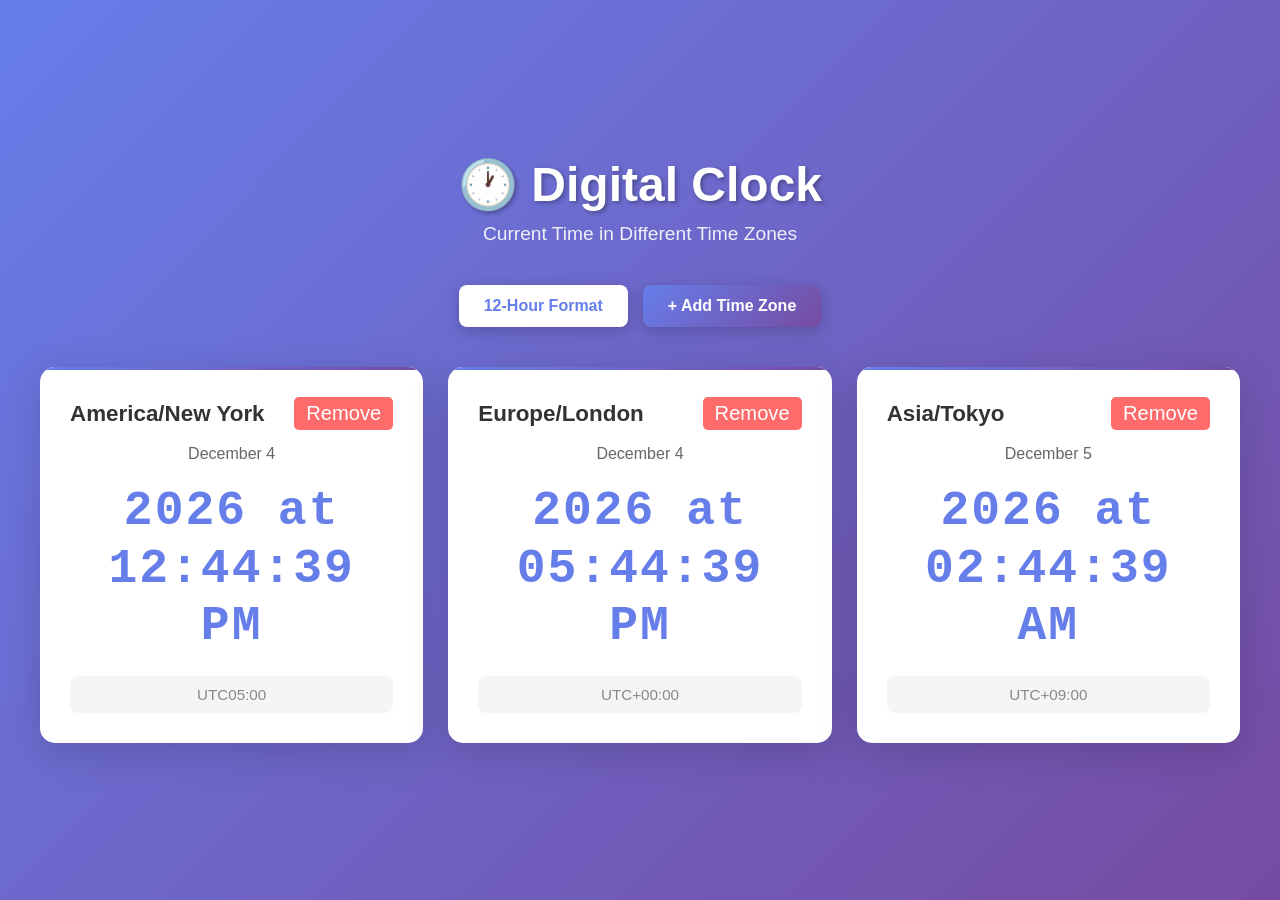
<file: clock.html>
<!DOCTYPE html>
<html lang="en">
<head>
    <meta charset="UTF-8">
    <meta name="viewport" content="width=device-width, initial-scale=1.0">
    <title>Digital Clock - Multiple Time Zones</title>
    <link rel="stylesheet" href="clock-style.css">
</head>
<body>

<div class="container">
    <header>
        <h1>🕐 Digital Clock</h1>
        <p>Current Time in Different Time Zones</p>
    </header>

    <div class="controls">
        <button id="toggleFormat" class="btn">12-Hour Format</button>
        <button id="addTimeZone" class="btn btn-add">+ Add Time Zone</button>
    </div>

    <div id="clocksContainer" class="clocks-container">
        <!-- Clocks will be generated dynamically -->
    </div>

    <div id="modal" class="modal hidden">
        <div class="modal-content">
            <span class="close">&times;</span>
            <h2>Add Time Zone</h2>
            <input type="text" id="searchInput" placeholder="Search time zones..." class="search-input">
            <div id="timeZoneList" class="timezone-list">
                <!-- Time zones will be populated here -->
            </div>
        </div>
    </div>
</div>

<script src="clock-script.js"></script>

</body>
</html>
</file>
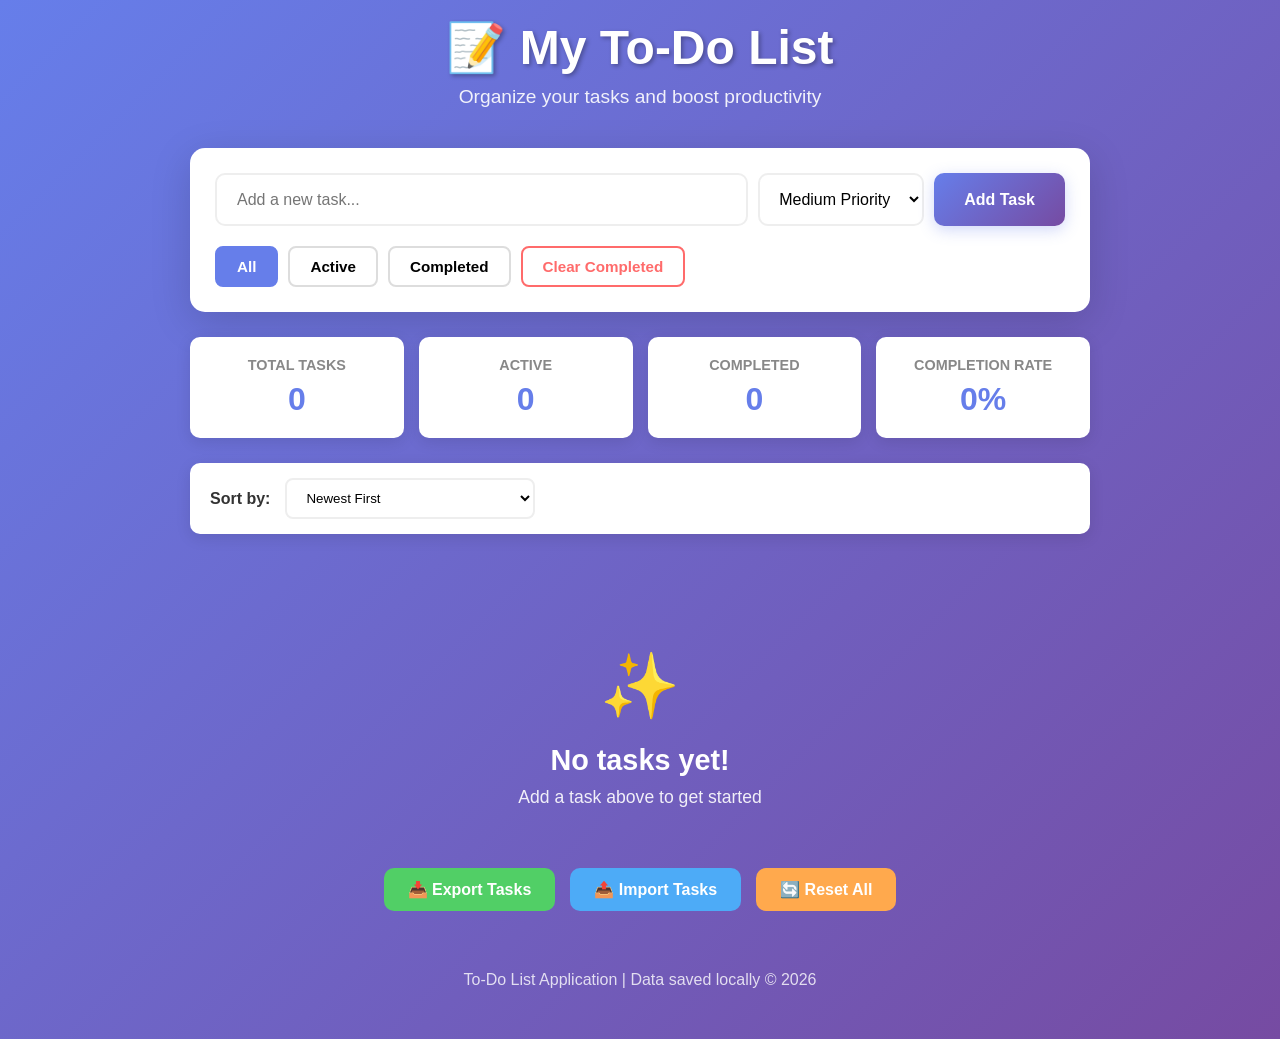
<file: todo.html>
<!DOCTYPE html>
<html lang="en">
<head>
    <meta charset="UTF-8">
    <meta name="viewport" content="width=device-width, initial-scale=1.0">
    <title>To-Do List Application</title>
    <link rel="stylesheet" href="todo-style.css">
</head>
<body>

<div class="container">
    <header>
        <h1>📝 My To-Do List</h1>
        <p>Organize your tasks and boost productivity</p>
    </header>

    <div class="input-section">
        <div class="input-wrapper">
            <input 
                type="text" 
                id="todoInput" 
                class="todo-input" 
                placeholder="Add a new task..."
                autocomplete="off"
            >
            <select id="prioritySelect" class="priority-select">
                <option value="low">Low Priority</option>
                <option value="medium" selected>Medium Priority</option>
                <option value="high">High Priority</option>
            </select>
            <button id="addBtn" class="add-btn">Add Task</button>
        </div>
        <div class="quick-actions">
            <button id="filterAll" class="filter-btn active">All</button>
            <button id="filterActive" class="filter-btn">Active</button>
            <button id="filterCompleted" class="filter-btn">Completed</button>
            <button id="clearCompleted" class="clear-btn">Clear Completed</button>
        </div>
    </div>

    <div class="stats-section">
        <div class="stat-item">
            <span class="stat-label">Total Tasks</span>
            <span id="totalTasks" class="stat-value">0</span>
        </div>
        <div class="stat-item">
            <span class="stat-label">Active</span>
            <span id="activeTasks" class="stat-value">0</span>
        </div>
        <div class="stat-item">
            <span class="stat-label">Completed</span>
            <span id="completedTasks" class="stat-value">0</span>
        </div>
        <div class="stat-item">
            <span class="stat-label">Completion Rate</span>
            <span id="completionRate" class="stat-value">0%</span>
        </div>
    </div>

    <div class="sort-section">
        <label for="sortSelect">Sort by:</label>
        <select id="sortSelect" class="sort-select">
            <option value="date-desc">Newest First</option>
            <option value="date-asc">Oldest First</option>
            <option value="priority">Priority (High to Low)</option>
            <option value="name">Alphabetical</option>
        </select>
    </div>

    <div id="todoList" class="todo-list">
        <!-- Tasks will be dynamically added here -->
    </div>

    <div id="emptyState" class="empty-state">
        <div class="empty-icon">✨</div>
        <h2>No tasks yet!</h2>
        <p>Add a task above to get started</p>
    </div>

    <div class="action-buttons">
        <button id="exportBtn" class="btn btn-export">📥 Export Tasks</button>
        <button id="importBtn" class="btn btn-import">📤 Import Tasks</button>
        <button id="resetBtn" class="btn btn-reset">🔄 Reset All</button>
    </div>

    <input type="file" id="importFile" class="hidden" accept=".json">
</div>

<footer>
    <p>To-Do List Application | Data saved locally © 2026</p>
</footer>

<script src="todo-script.js"></script>

</body>
</html>
</file>
<file: clock-style.css>
* {
    margin: 0;
    padding: 0;
    box-sizing: border-box;
}

body {
    font-family: 'Segoe UI', Tahoma, Geneva, Verdana, sans-serif;
    background: linear-gradient(135deg, #667eea 0%, #764ba2 100%);
    min-height: 100vh;
    display: flex;
    justify-content: center;
    align-items: center;
    padding: 20px;
}

.container {
    width: 100%;
    max-width: 1200px;
}

header {
    text-align: center;
    color: white;
    margin-bottom: 40px;
    animation: slideDown 0.6s ease-out;
}

header h1 {
    font-size: 3em;
    margin-bottom: 10px;
    text-shadow: 2px 2px 4px rgba(0, 0, 0, 0.3);
}

header p {
    font-size: 1.2em;
    opacity: 0.9;
}

.controls {
    display: flex;
    justify-content: center;
    gap: 15px;
    margin-bottom: 40px;
    flex-wrap: wrap;
}

.btn {
    padding: 12px 25px;
    font-size: 1em;
    border: none;
    border-radius: 8px;
    background: white;
    color: #667eea;
    cursor: pointer;
    font-weight: 600;
    transition: all 0.3s ease;
    box-shadow: 0 4px 15px rgba(0, 0, 0, 0.2);
}

.btn:hover {
    transform: translateY(-2px);
    box-shadow: 0 6px 20px rgba(0, 0, 0, 0.3);
}

.btn:active {
    transform: translateY(0);
}

.btn-add {
    background: linear-gradient(135deg, #667eea 0%, #764ba2 100%);
    color: white;
}

.clocks-container {
    display: grid;
    grid-template-columns: repeat(auto-fit, minmax(300px, 1fr));
    gap: 25px;
    animation: fadeIn 0.6s ease-out;
}

.clock-card {
    background: white;
    border-radius: 15px;
    padding: 30px;
    box-shadow: 0 10px 40px rgba(0, 0, 0, 0.15);
    text-align: center;
    transition: all 0.3s ease;
    position: relative;
    overflow: hidden;
}

.clock-card:hover {
    transform: translateY(-5px);
    box-shadow: 0 15px 50px rgba(0, 0, 0, 0.2);
}

.clock-card::before {
    content: '';
    position: absolute;
    top: 0;
    left: 0;
    right: 0;
    height: 3px;
    background: linear-gradient(90deg, #667eea 0%, #764ba2 100%);
}

.timezone-name {
    font-size: 1.4em;
    font-weight: 700;
    color: #333;
    margin-bottom: 15px;
    display: flex;
    justify-content: space-between;
    align-items: center;
}

.remove-btn {
    background: #ff6b6b;
    color: white;
    border: none;
    padding: 5px 12px;
    border-radius: 5px;
    cursor: pointer;
    font-size: 0.9em;
    transition: 0.3s ease;
}

.remove-btn:hover {
    background: #ff5252;
}

.time-display {
    font-size: 3em;
    font-weight: 700;
    color: #667eea;
    font-family: 'Courier New', monospace;
    letter-spacing: 2px;
    margin: 20px 0;
    line-height: 1.2;
}

.date-display {
    font-size: 1em;
    color: #666;
    margin-bottom: 15px;
}

.offset {
    font-size: 0.95em;
    color: #888;
    padding: 10px;
    background: #f5f5f5;
    border-radius: 8px;
    margin-top: 15px;
}

/* Modal Styles */
.modal {
    display: flex;
    position: fixed;
    z-index: 1000;
    left: 0;
    top: 0;
    width: 100%;
    height: 100%;
    background-color: rgba(0, 0, 0, 0.5);
    justify-content: center;
    align-items: center;
    animation: fadeIn 0.3s ease;
}

.modal.hidden {
    display: none;
}

.modal-content {
    background-color: white;
    padding: 30px;
    border-radius: 15px;
    width: 90%;
    max-width: 500px;
    max-height: 80vh;
    overflow-y: auto;
    box-shadow: 0 10px 50px rgba(0, 0, 0, 0.3);
    animation: slideUp 0.3s ease;
}

.modal-content h2 {
    margin-bottom: 20px;
    color: #333;
}

.close {
    color: #aaa;
    float: right;
    font-size: 28px;
    font-weight: bold;
    cursor: pointer;
    transition: 0.3s ease;
}

.close:hover {
    color: #000;
}

.search-input {
    width: 100%;
    padding: 12px;
    margin-bottom: 20px;
    border: 2px solid #ddd;
    border-radius: 8px;
    font-size: 1em;
    transition: 0.3s ease;
}

.search-input:focus {
    outline: none;
    border-color: #667eea;
    box-shadow: 0 0 10px rgba(102, 126, 234, 0.3);
}

.timezone-list {
    display: grid;
    grid-template-columns: 1fr;
    gap: 10px;
    max-height: 400px;
    overflow-y: auto;
}

.timezone-option {
    padding: 12px;
    background: #f9f9f9;
    border: 2px solid #ddd;
    border-radius: 8px;
    cursor: pointer;
    transition: all 0.3s ease;
    text-align: left;
}

.timezone-option:hover {
    background: #667eea;
    color: white;
    border-color: #667eea;
}

/* Animations */
@keyframes slideDown {
    from {
        opacity: 0;
        transform: translateY(-30px);
    }
    to {
        opacity: 1;
        transform: translateY(0);
    }
}

@keyframes slideUp {
    from {
        opacity: 0;
        transform: translateY(30px);
    }
    to {
        opacity: 1;
        transform: translateY(0);
    }
}

@keyframes fadeIn {
    from {
        opacity: 0;
    }
    to {
        opacity: 1;
    }
}

/* Scrollbar Styling */
.timezone-list::-webkit-scrollbar,
.modal-content::-webkit-scrollbar {
    width: 8px;
}

.timezone-list::-webkit-scrollbar-track,
.modal-content::-webkit-scrollbar-track {
    background: #f1f1f1;
    border-radius: 10px;
}

.timezone-list::-webkit-scrollbar-thumb,
.modal-content::-webkit-scrollbar-thumb {
    background: #667eea;
    border-radius: 10px;
}

.timezone-list::-webkit-scrollbar-thumb:hover,
.modal-content::-webkit-scrollbar-thumb:hover {
    background: #764ba2;
}

/* Responsive */
@media (max-width: 768px) {
    header h1 {
        font-size: 2em;
    }

    .time-display {
        font-size: 2em;
    }

    .clocks-container {
        grid-template-columns: 1fr;
    }

    .modal-content {
        width: 95%;
    }
}

@media (max-width: 480px) {
    header h1 {
        font-size: 1.5em;
    }

    .time-display {
        font-size: 1.5em;
        letter-spacing: 1px;
    }

    .controls {
        flex-direction: column;
    }

    .btn {
        width: 100%;
    }
}
</file>
<file: todo-style.css>
* {
    margin: 0;
    padding: 0;
    box-sizing: border-box;
}

body {
    font-family: 'Segoe UI', Tahoma, Geneva, Verdana, sans-serif;
    background: linear-gradient(135deg, #667eea 0%, #764ba2 100%);
    min-height: 100vh;
    padding: 20px;
    color: #333;
}

.container {
    max-width: 900px;
    margin: 0 auto;
}

header {
    text-align: center;
    color: white;
    margin-bottom: 40px;
    animation: slideDown 0.6s ease-out;
}

header h1 {
    font-size: 3em;
    margin-bottom: 10px;
    text-shadow: 2px 2px 4px rgba(0, 0, 0, 0.3);
}

header p {
    font-size: 1.2em;
    opacity: 0.9;
}

/* Input Section */
.input-section {
    background: white;
    border-radius: 15px;
    padding: 25px;
    margin-bottom: 25px;
    box-shadow: 0 10px 40px rgba(0, 0, 0, 0.15);
    animation: slideUp 0.6s ease-out;
}

.input-wrapper {
    display: flex;
    gap: 10px;
    margin-bottom: 20px;
    flex-wrap: wrap;
}

.todo-input {
    flex: 1;
    min-width: 200px;
    padding: 15px 20px;
    font-size: 1em;
    border: 2px solid #eee;
    border-radius: 10px;
    transition: all 0.3s ease;
}

.todo-input:focus {
    outline: none;
    border-color: #667eea;
    box-shadow: 0 0 10px rgba(102, 126, 234, 0.3);
}

.priority-select {
    padding: 15px 15px;
    font-size: 1em;
    border: 2px solid #eee;
    border-radius: 10px;
    background: white;
    cursor: pointer;
    transition: all 0.3s ease;
    min-width: 150px;
}

.priority-select:focus {
    outline: none;
    border-color: #667eea;
    box-shadow: 0 0 10px rgba(102, 126, 234, 0.3);
}

.add-btn {
    padding: 15px 30px;
    font-size: 1em;
    border: none;
    border-radius: 10px;
    background: linear-gradient(135deg, #667eea 0%, #764ba2 100%);
    color: white;
    cursor: pointer;
    font-weight: 600;
    transition: all 0.3s ease;
    box-shadow: 0 4px 15px rgba(102, 126, 234, 0.3);
    white-space: nowrap;
}

.add-btn:hover {
    transform: translateY(-2px);
    box-shadow: 0 6px 20px rgba(102, 126, 234, 0.4);
}

.add-btn:active {
    transform: translateY(0);
}

/* Quick Actions */
.quick-actions {
    display: flex;
    gap: 10px;
    flex-wrap: wrap;
}

.filter-btn,
.clear-btn {
    padding: 10px 20px;
    border: 2px solid #ddd;
    background: white;
    border-radius: 8px;
    cursor: pointer;
    font-weight: 600;
    transition: all 0.3s ease;
    font-size: 0.95em;
}

.filter-btn:hover {
    border-color: #667eea;
    color: #667eea;
}

.filter-btn.active {
    background: #667eea;
    color: white;
    border-color: #667eea;
}

.clear-btn {
    border-color: #ff6b6b;
    color: #ff6b6b;
}

.clear-btn:hover {
    background: #ff6b6b;
    color: white;
}

/* Stats Section */
.stats-section {
    display: grid;
    grid-template-columns: repeat(auto-fit, minmax(150px, 1fr));
    gap: 15px;
    margin-bottom: 25px;
}

.stat-item {
    background: white;
    border-radius: 10px;
    padding: 20px;
    text-align: center;
    box-shadow: 0 4px 15px rgba(0, 0, 0, 0.1);
    animation: fadeIn 0.6s ease-out;
}

.stat-label {
    display: block;
    color: #888;
    font-size: 0.9em;
    font-weight: 600;
    text-transform: uppercase;
    margin-bottom: 8px;
}

.stat-value {
    display: block;
    font-size: 2em;
    font-weight: 700;
    color: #667eea;
}

/* Sort Section */
.sort-section {
    background: white;
    border-radius: 10px;
    padding: 15px 20px;
    margin-bottom: 25px;
    display: flex;
    align-items: center;
    gap: 15px;
    box-shadow: 0 4px 15px rgba(0, 0, 0, 0.1);
}

.sort-section label {
    font-weight: 600;
    color: #333;
}

.sort-select {
    padding: 10px 15px;
    border: 2px solid #eee;
    border-radius: 8px;
    background: white;
    cursor: pointer;
    transition: all 0.3s ease;
    flex: 1;
    max-width: 250px;
}

.sort-select:focus {
    outline: none;
    border-color: #667eea;
    box-shadow: 0 0 10px rgba(102, 126, 234, 0.3);
}

/* To-Do List */
.todo-list {
    display: flex;
    flex-direction: column;
    gap: 12px;
    margin-bottom: 30px;
    animation: fadeIn 0.6s ease-out;
}

.todo-item {
    background: white;
    border-radius: 10px;
    padding: 18px 20px;
    display: flex;
    align-items: center;
    gap: 15px;
    box-shadow: 0 4px 15px rgba(0, 0, 0, 0.1);
    transition: all 0.3s ease;
    animation: slideIn 0.3s ease-out;
}

.todo-item:hover {
    transform: translateX(5px);
    box-shadow: 0 6px 20px rgba(0, 0, 0, 0.15);
}

.todo-item.completed {
    opacity: 0.7;
}

.todo-item.completed .todo-text {
    text-decoration: line-through;
    color: #999;
}

.checkbox {
    width: 24px;
    height: 24px;
    cursor: pointer;
    accent-color: #667eea;
}

.todo-content {
    flex: 1;
    display: flex;
    flex-direction: column;
    gap: 5px;
}

.todo-text {
    font-size: 1.1em;
    color: #333;
    word-break: break-word;
}

.todo-meta {
    display: flex;
    gap: 15px;
    align-items: center;
    font-size: 0.85em;
}

.todo-date {
    color: #999;
}

.priority-badge {
    padding: 4px 12px;
    border-radius: 20px;
    font-weight: 600;
    font-size: 0.8em;
}

.priority-badge.low {
    background: #d3f9d8;
    color: #2f9e44;
}

.priority-badge.medium {
    background: #fff3bf;
    color: #f59f00;
}

.priority-badge.high {
    background: #ffe0e0;
    color: #c92a2a;
}

.todo-actions {
    display: flex;
    gap: 8px;
}

.todo-btn {
    padding: 8px 12px;
    border: none;
    border-radius: 6px;
    cursor: pointer;
    font-size: 0.9em;
    transition: all 0.3s ease;
    font-weight: 600;
}

.edit-btn {
    background: #667eea;
    color: white;
}

.edit-btn:hover {
    background: #5568d3;
}

.delete-btn {
    background: #ff6b6b;
    color: white;
}

.delete-btn:hover {
    background: #ff5252;
}

/* Edit Mode */
.todo-item.editing {
    padding: 12px 20px;
}

.edit-input {
    flex: 1;
    padding: 10px 12px;
    border: 2px solid #667eea;
    border-radius: 6px;
    font-size: 1em;
    margin-bottom: 10px;
}

.edit-actions {
    display: flex;
    gap: 8px;
}

.save-btn,
.cancel-btn {
    padding: 8px 16px;
    border: none;
    border-radius: 6px;
    cursor: pointer;
    font-weight: 600;
    transition: all 0.3s ease;
}

.save-btn {
    background: #51cf66;
    color: white;
}

.save-btn:hover {
    background: #40c057;
}

.cancel-btn {
    background: #ddd;
    color: #333;
}

.cancel-btn:hover {
    background: #ccc;
}

/* Empty State */
.empty-state {
    text-align: center;
    padding: 60px 20px;
    color: white;
    animation: fadeIn 0.6s ease-out;
}

.empty-state.hidden {
    display: none;
}

.empty-icon {
    font-size: 4em;
    margin-bottom: 20px;
}

.empty-state h2 {
    font-size: 1.8em;
    margin-bottom: 10px;
}

.empty-state p {
    font-size: 1.1em;
    opacity: 0.9;
}

/* Action Buttons */
.action-buttons {
    display: flex;
    gap: 15px;
    justify-content: center;
    flex-wrap: wrap;
    margin-bottom: 30px;
}

.btn {
    padding: 12px 24px;
    border: none;
    border-radius: 10px;
    cursor: pointer;
    font-weight: 600;
    transition: all 0.3s ease;
    font-size: 1em;
}

.btn-export {
    background: #51cf66;
    color: white;
}

.btn-export:hover {
    background: #40c057;
    transform: translateY(-2px);
}

.btn-import {
    background: #4dabf7;
    color: white;
}

.btn-import:hover {
    background: #339af0;
    transform: translateY(-2px);
}

.btn-reset {
    background: #ffa94d;
    color: white;
}

.btn-reset:hover {
    background: #fd7e14;
    transform: translateY(-2px);
}

.hidden {
    display: none;
}

/* Footer */
footer {
    text-align: center;
    color: white;
    padding: 30px 20px;
    opacity: 0.8;
}

/* Animations */
@keyframes slideDown {
    from {
        opacity: 0;
        transform: translateY(-30px);
    }
    to {
        opacity: 1;
        transform: translateY(0);
    }
}

@keyframes slideUp {
    from {
        opacity: 0;
        transform: translateY(30px);
    }
    to {
        opacity: 1;
        transform: translateY(0);
    }
}

@keyframes slideIn {
    from {
        opacity: 0;
        transform: translateX(-20px);
    }
    to {
        opacity: 1;
        transform: translateX(0);
    }
}

@keyframes fadeIn {
    from {
        opacity: 0;
    }
    to {
        opacity: 1;
    }
}

/* Responsive */
@media (max-width: 768px) {
    header h1 {
        font-size: 2em;
    }

    .input-wrapper {
        flex-direction: column;
    }

    .todo-input,
    .priority-select,
    .add-btn {
        width: 100%;
    }

    .sort-section {
        flex-direction: column;
        align-items: flex-start;
    }

    .sort-select {
        width: 100%;
        max-width: none;
    }

    .todo-meta {
        flex-wrap: wrap;
    }

    .stats-section {
        grid-template-columns: repeat(2, 1fr);
    }
}

@media (max-width: 480px) {
    header h1 {
        font-size: 1.5em;
    }

    .input-section {
        padding: 15px;
    }

    .todo-item {
        flex-direction: column;
        align-items: flex-start;
    }

    .todo-actions {
        width: 100%;
    }

    .todo-btn {
        flex: 1;
    }

    .stats-section {
        grid-template-columns: 1fr;
    }

    .action-buttons {
        flex-direction: column;
    }

    .btn {
        width: 100%;
    }
}

/* Scrollbar */
.todo-list::-webkit-scrollbar {
    width: 8px;
}

.todo-list::-webkit-scrollbar-track {
    background: transparent;
}

.todo-list::-webkit-scrollbar-thumb {
    background: #667eea;
    border-radius: 4px;
}

.todo-list::-webkit-scrollbar-thumb:hover {
    background: #764ba2;
}
</file>
